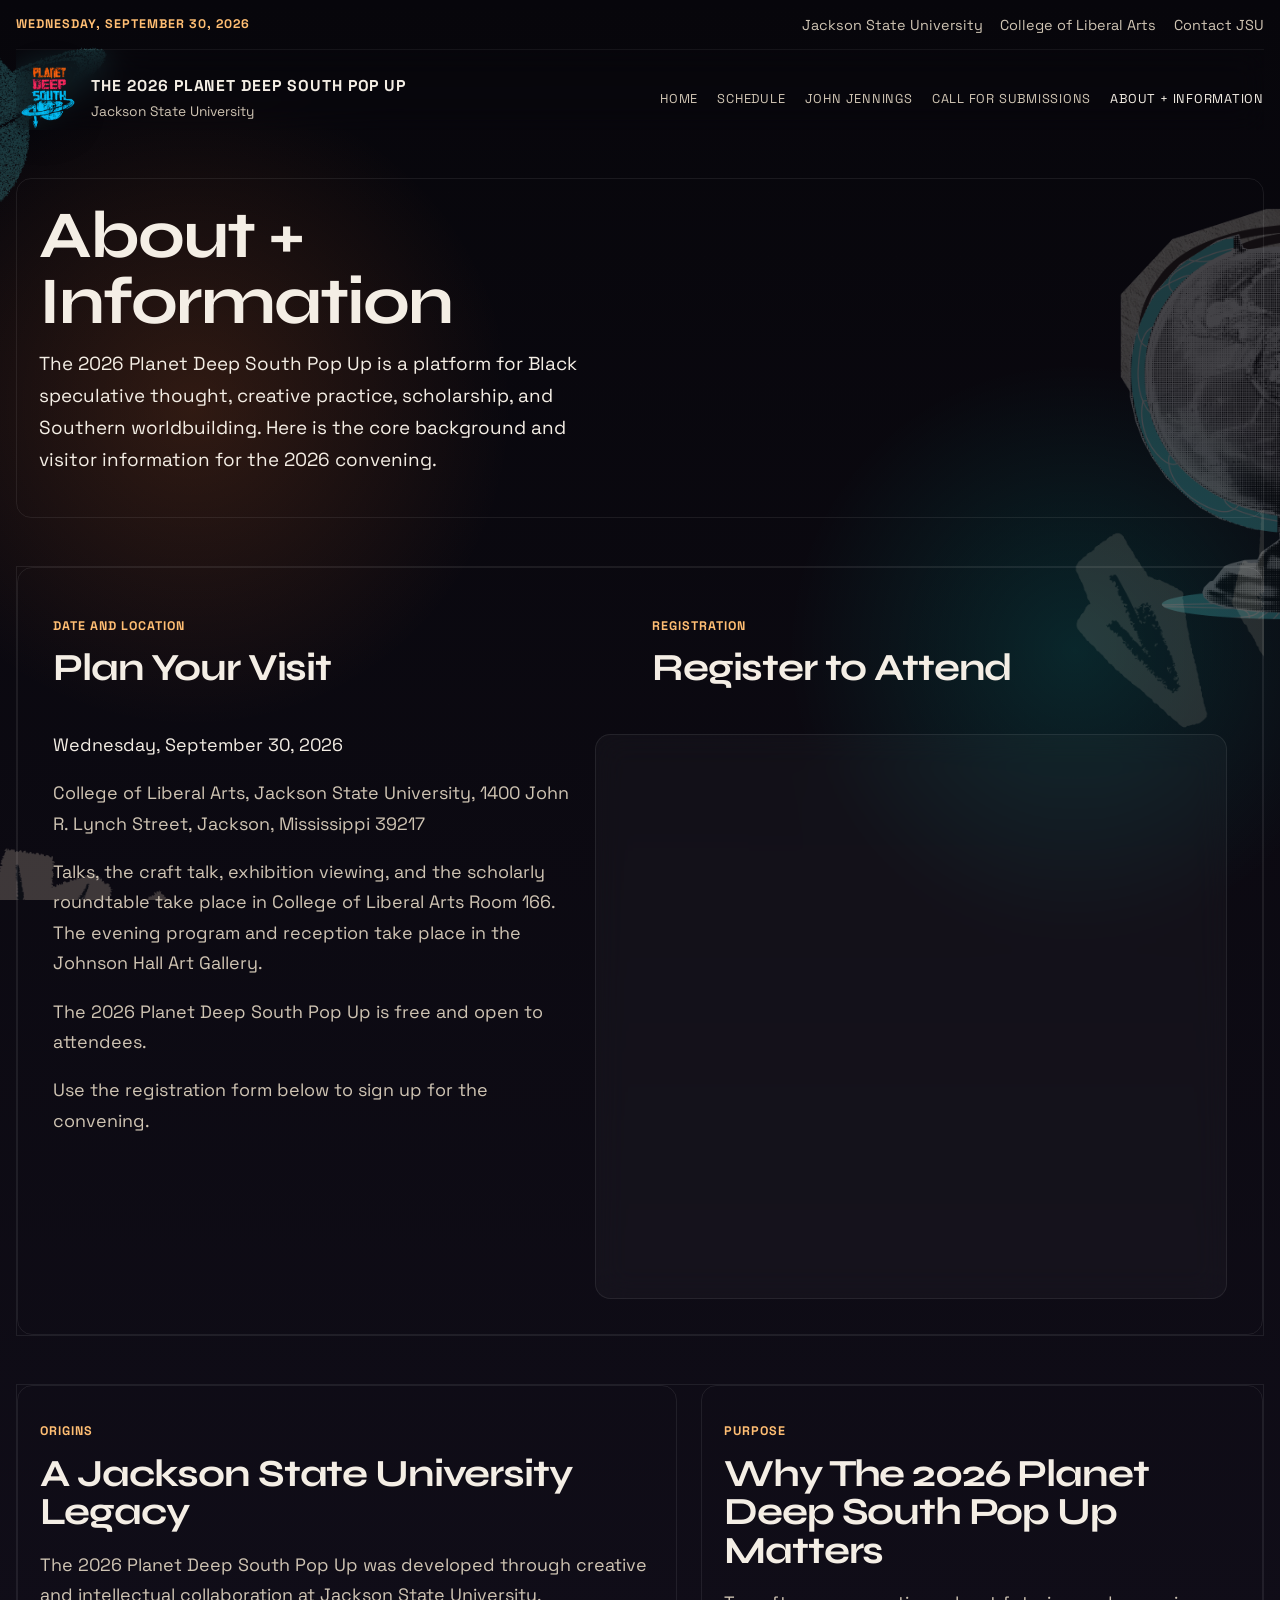
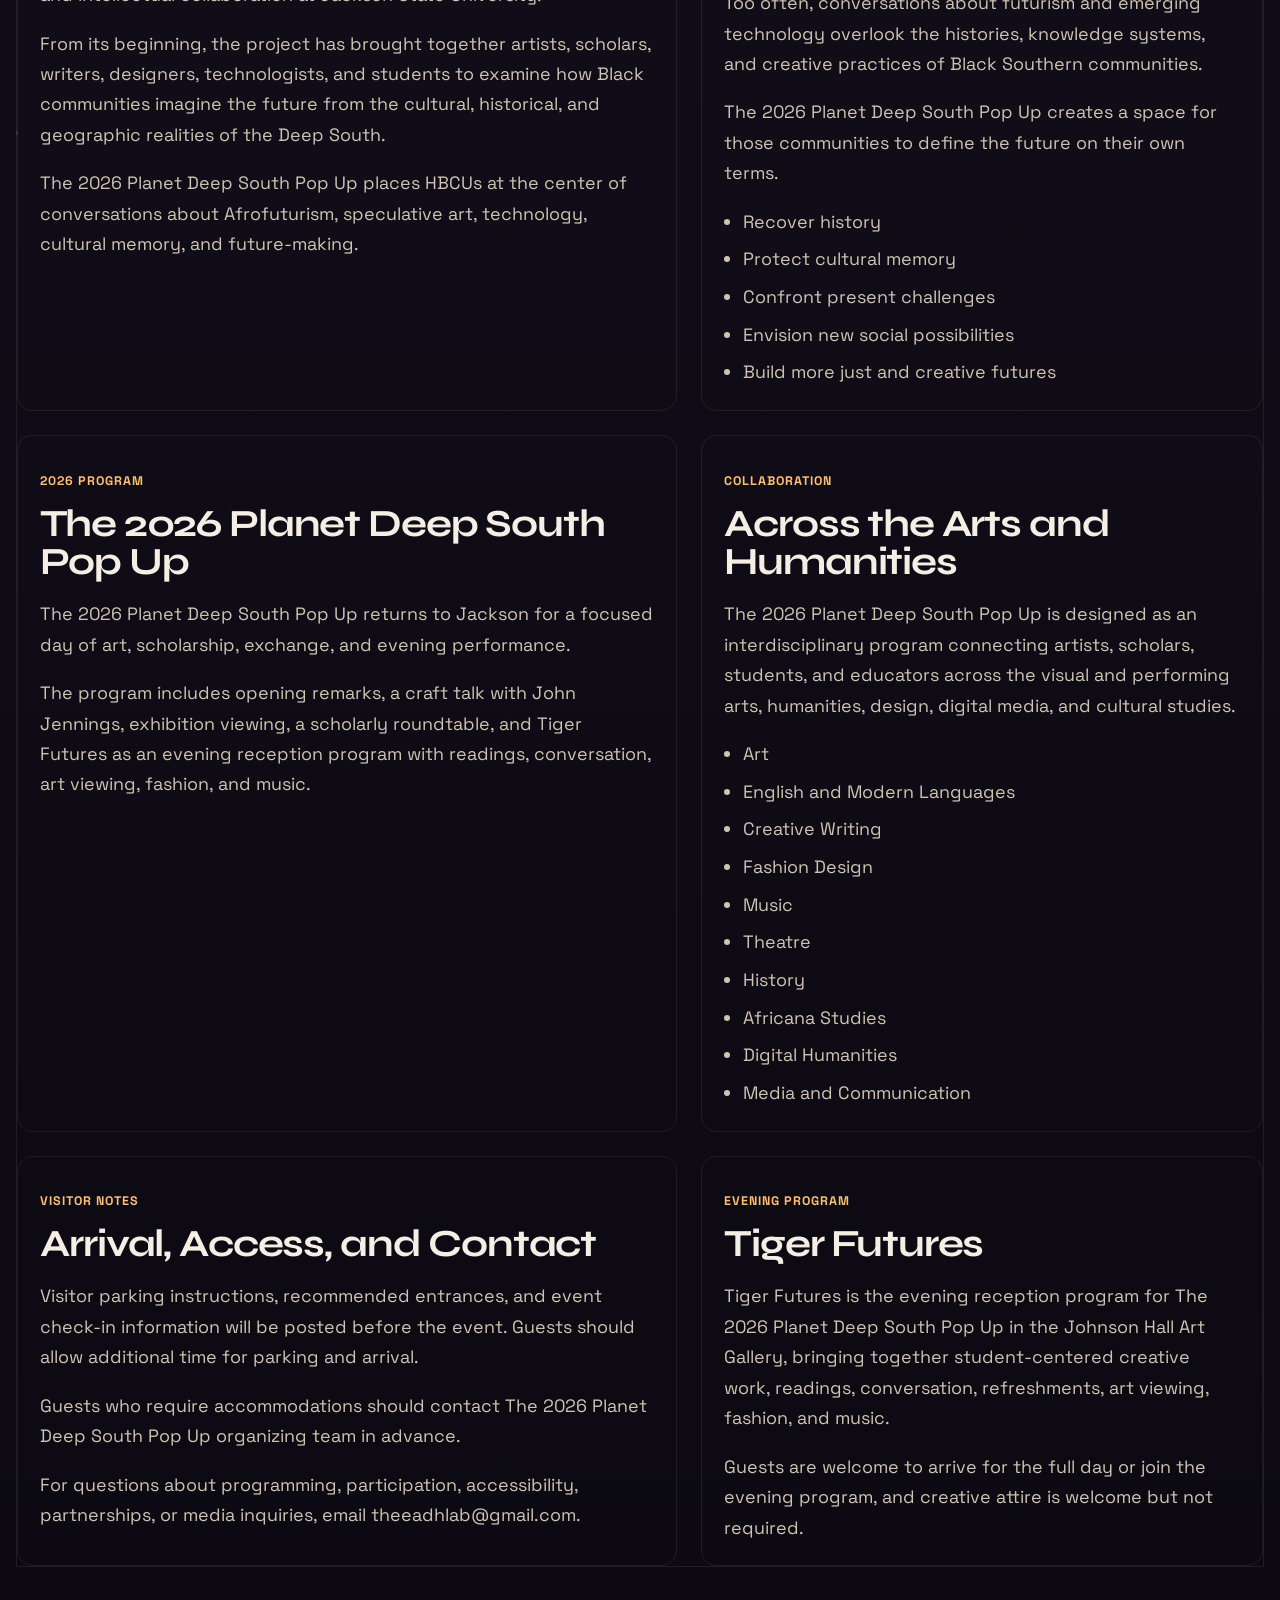
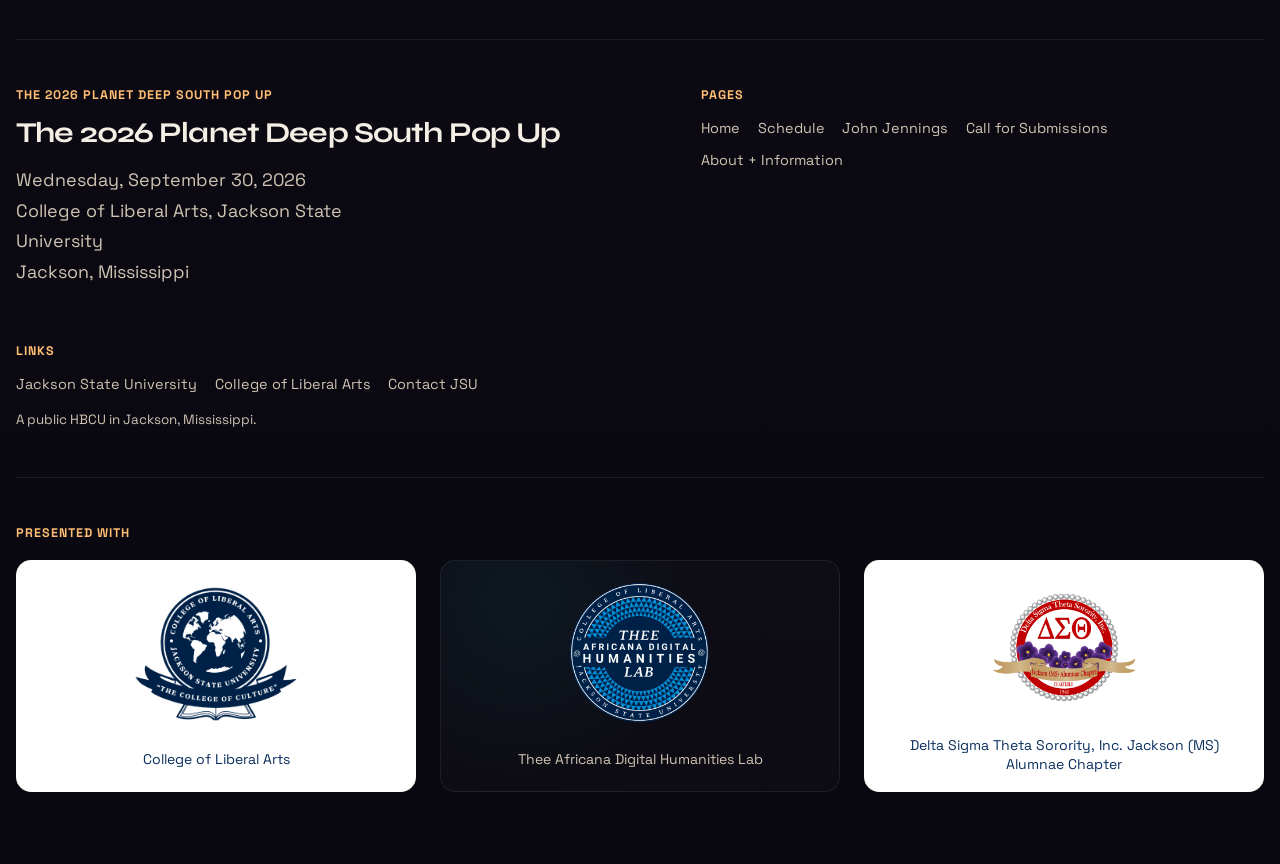
<file: about.html>
<!DOCTYPE html>
<html lang="en">
  <head>
    <meta charset="UTF-8" />
    <meta name="viewport" content="width=device-width, initial-scale=1.0" />
    <title>About + Information | The 2026 Planet Deep South Pop Up</title>
    <meta
      name="description"
      content="About The 2026 Planet Deep South Pop Up plus location, admission, access, and contact details for the 2026 convening."
    />
    <link rel="icon" type="image/svg+xml" href="favicon.svg" />
    <link rel="preconnect" href="https://fonts.googleapis.com" />
    <link rel="preconnect" href="https://fonts.gstatic.com" crossorigin />
    <link
      href="https://fonts.googleapis.com/css2?family=Space+Grotesk:wght@400;500;700&family=Syne:wght@500;700;800&display=swap"
      rel="stylesheet"
    />
    <link rel="stylesheet" href="styles.css" />
  </head>
  <body data-page="about">
    <div class="site-shell">
      <header id="site-header"></header>
      <main id="page-content"></main>
      <footer id="site-footer"></footer>
    </div>
    <script src="site-data.js"></script>
    <script src="app.js"></script>
  </body>
</html>
</file>
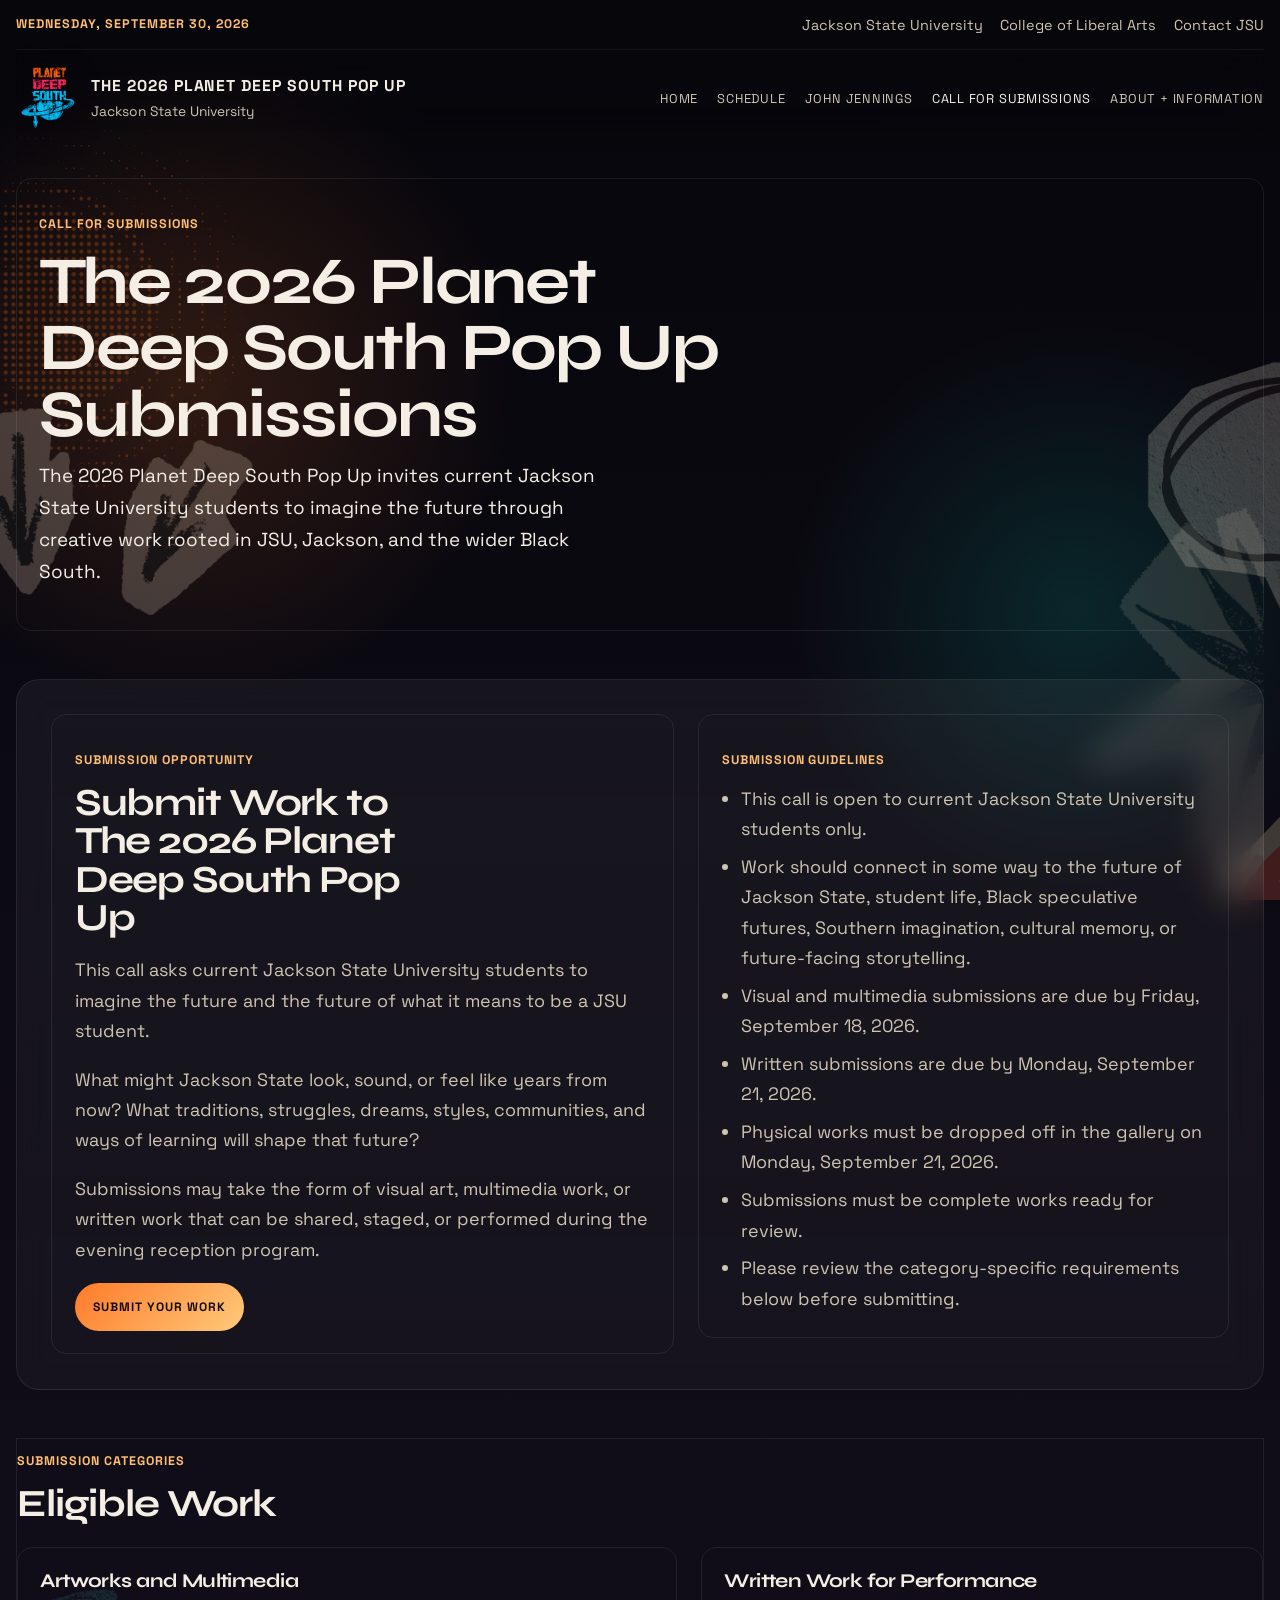
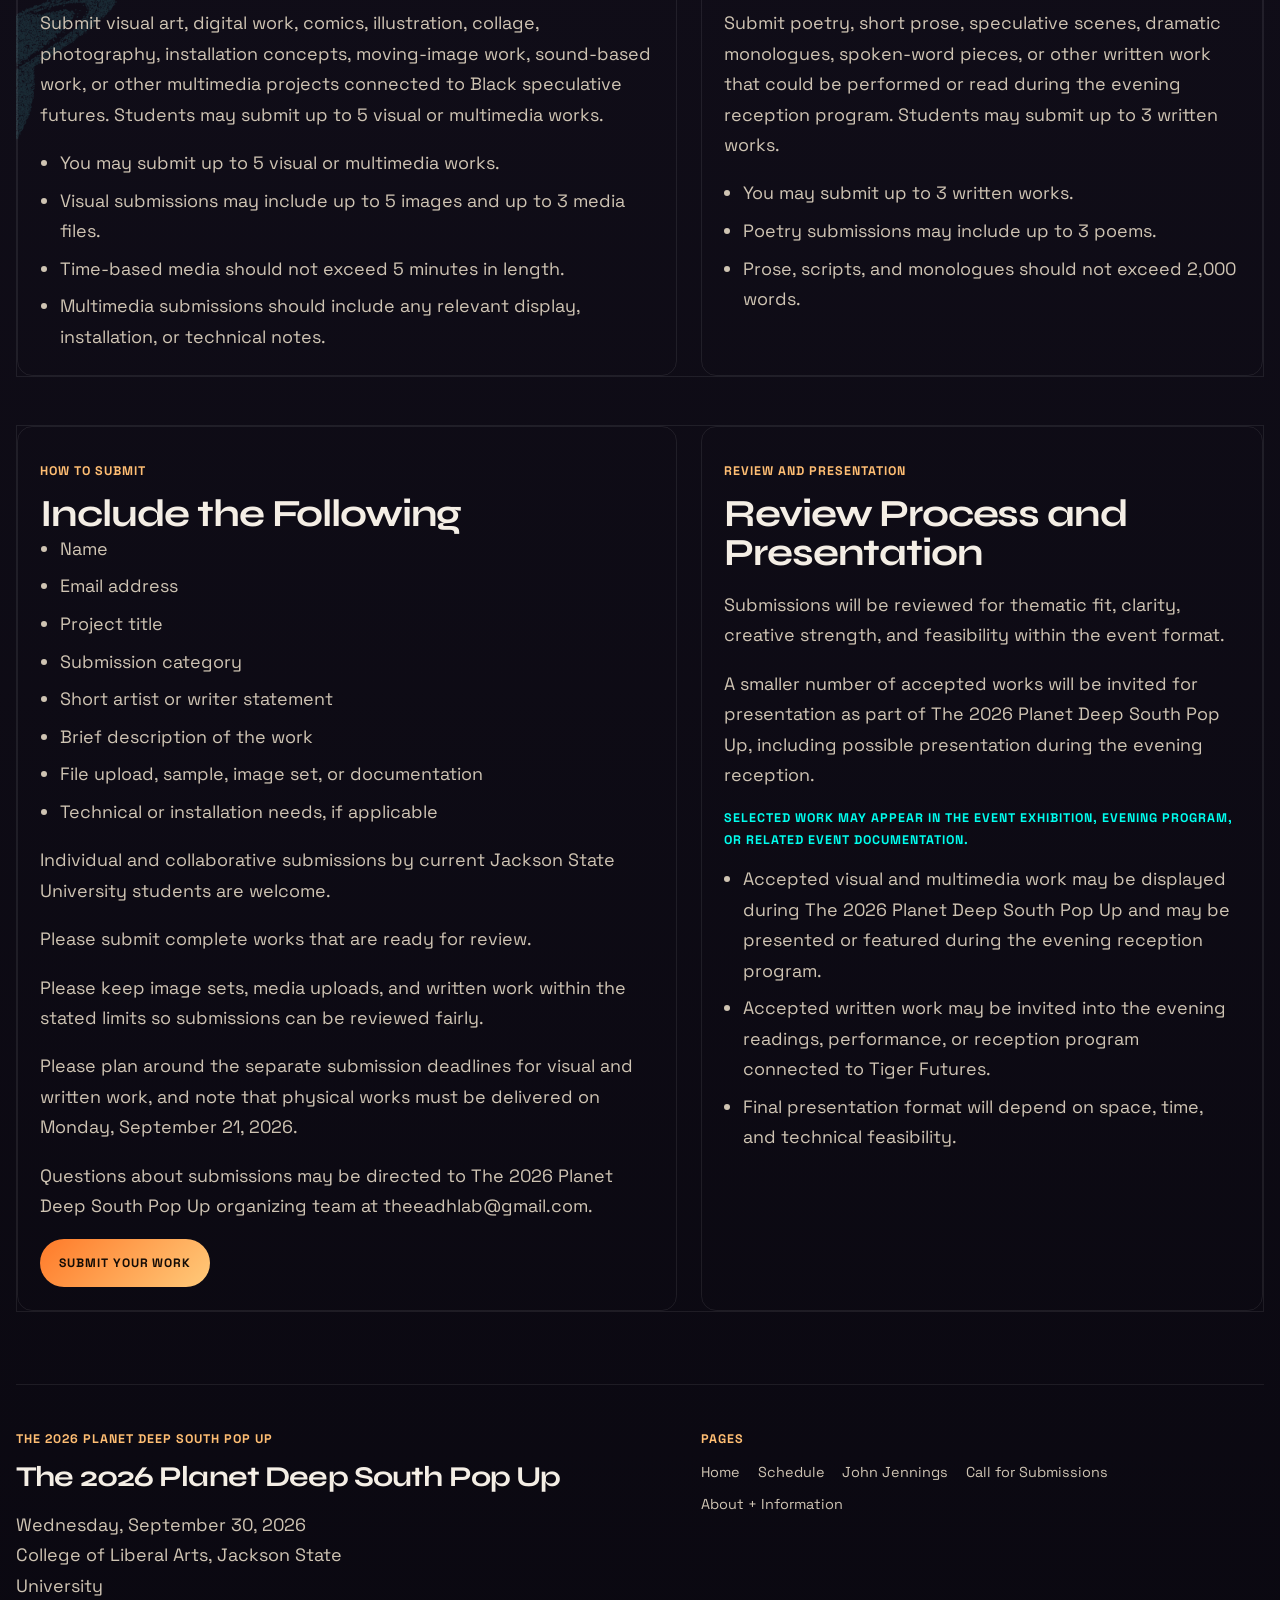
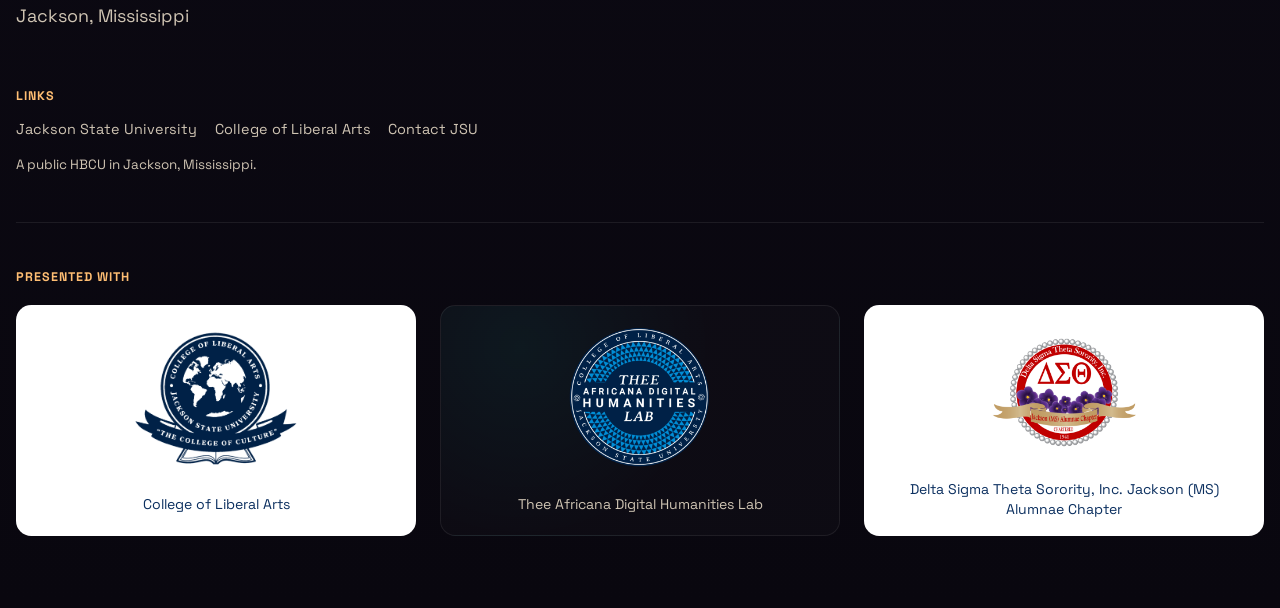
<file: build-your-tiger-world.html>
<!DOCTYPE html>
<html lang="en">
  <head>
    <meta charset="UTF-8" />
    <meta name="viewport" content="width=device-width, initial-scale=1.0" />
    <title>Call for Submissions | The 2026 Planet Deep South Pop Up</title>
    <meta
      name="description"
      content="Student submission details for The 2026 Planet Deep South Pop Up."
    />
    <link rel="icon" type="image/svg+xml" href="favicon.svg" />
    <link rel="preconnect" href="https://fonts.googleapis.com" />
    <link rel="preconnect" href="https://fonts.gstatic.com" crossorigin />
    <link
      href="https://fonts.googleapis.com/css2?family=Space+Grotesk:wght@400;500;700&family=Syne:wght@500;700;800&display=swap"
      rel="stylesheet"
    />
    <link rel="stylesheet" href="styles.css" />
  </head>
  <body data-page="build-your-tiger-world">
    <div class="site-shell">
      <header id="site-header"></header>
      <main id="page-content"></main>
      <footer id="site-footer"></footer>
    </div>
    <script src="site-data.js"></script>
    <script src="app.js"></script>
  </body>
</html>
</file>
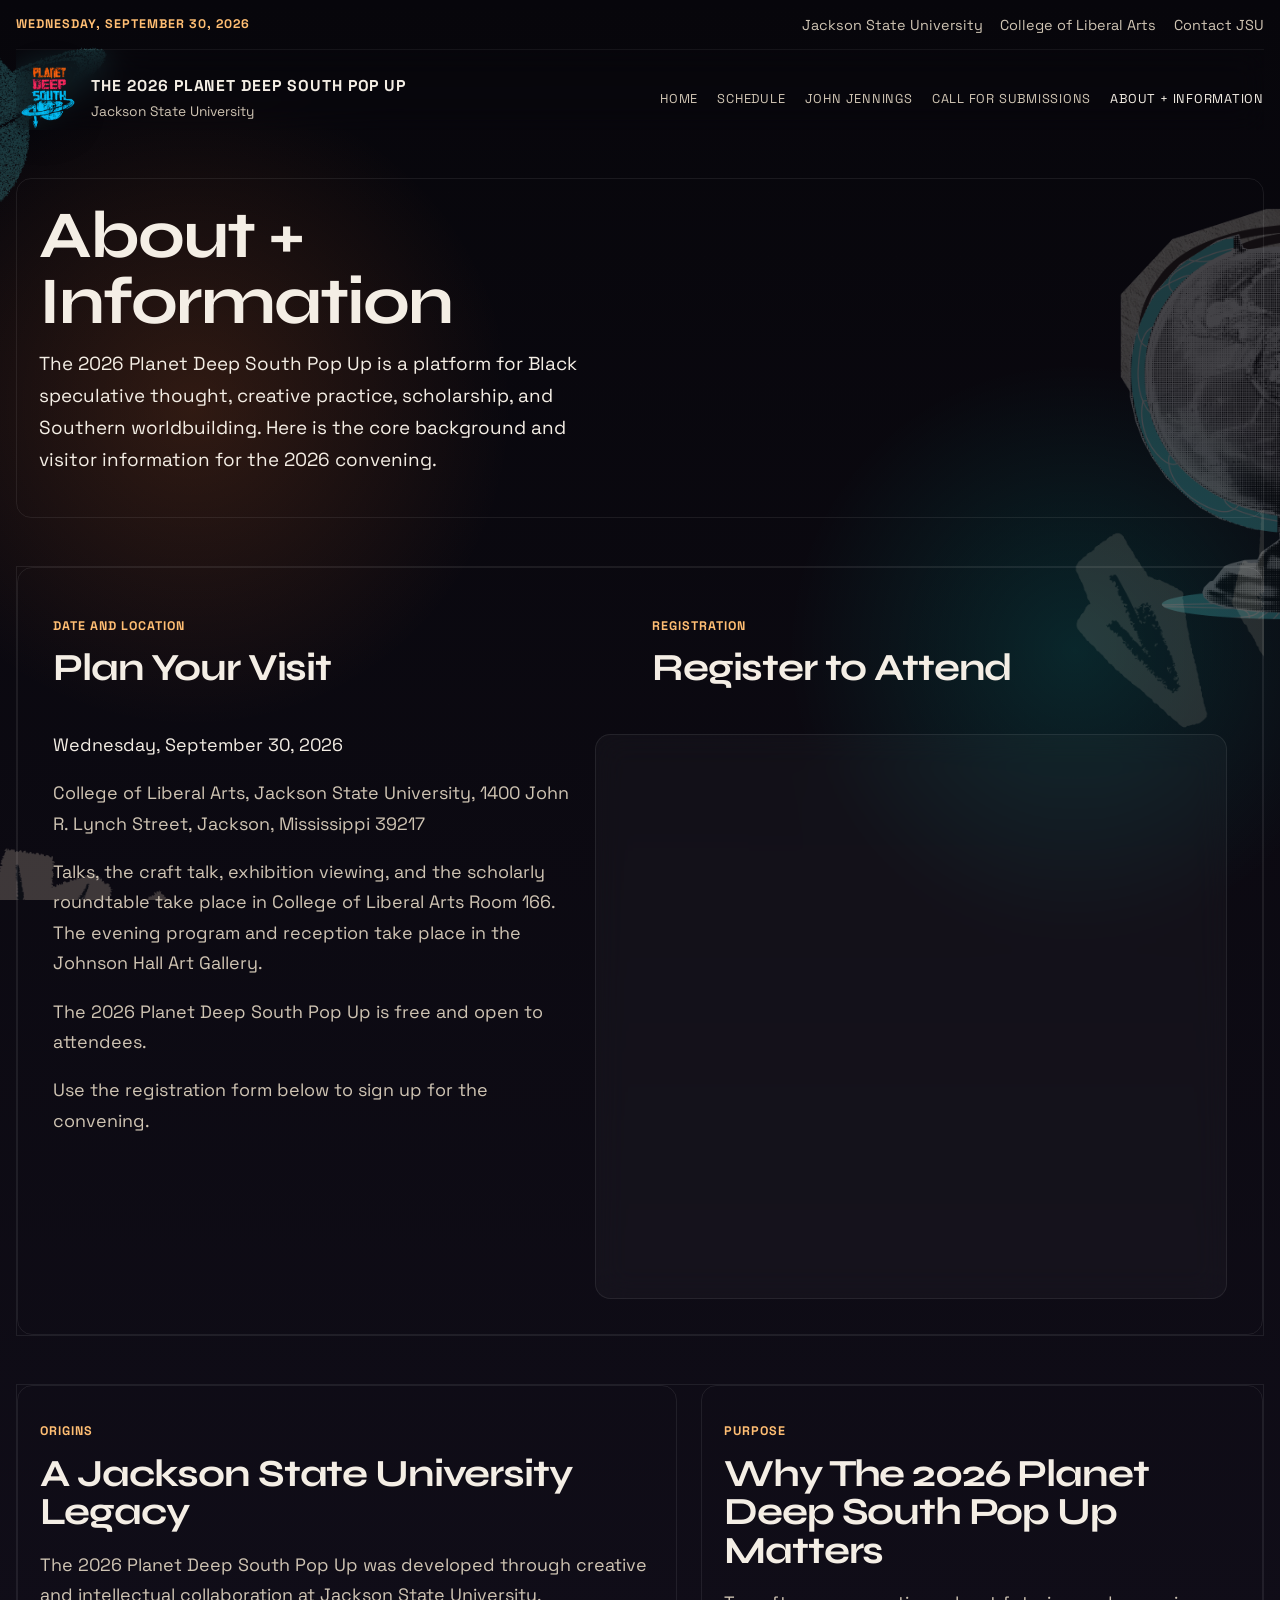
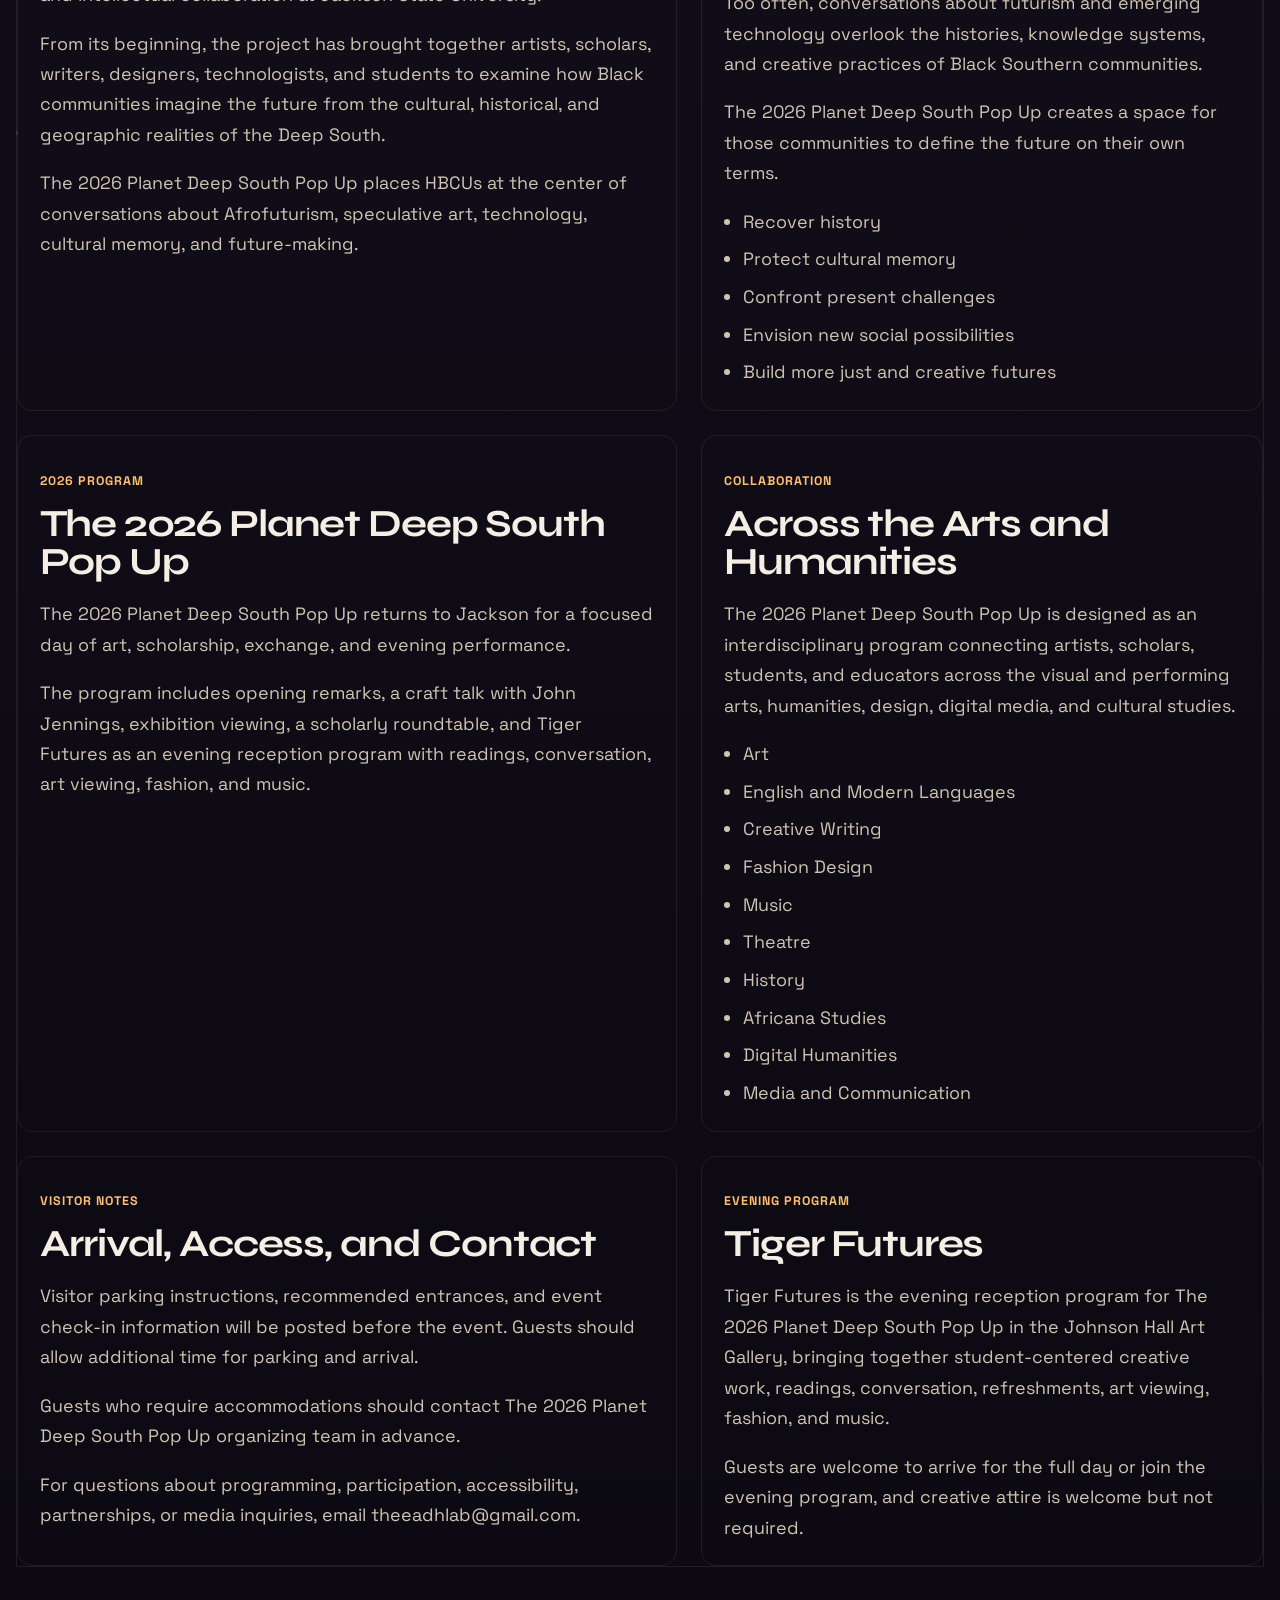
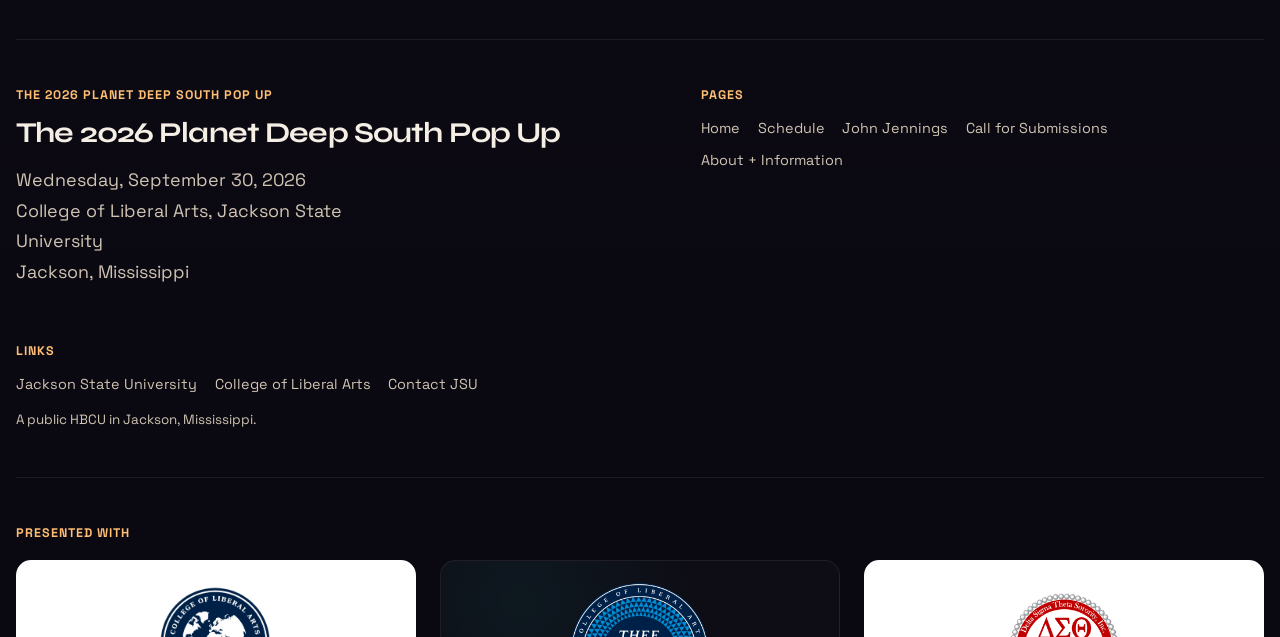
<file: event-information.html>
<!DOCTYPE html>
<html lang="en">
  <head>
    <meta charset="UTF-8" />
    <meta http-equiv="refresh" content="0; url=about.html" />
    <meta name="viewport" content="width=device-width, initial-scale=1.0" />
    <title>Event Information Redirect | The 2026 Planet Deep South Pop Up</title>
    <link rel="canonical" href="about.html" />
  </head>
  <body>
    <p><a href="about.html">Continue to About + Information</a></p>
  </body>
</html>
</file>
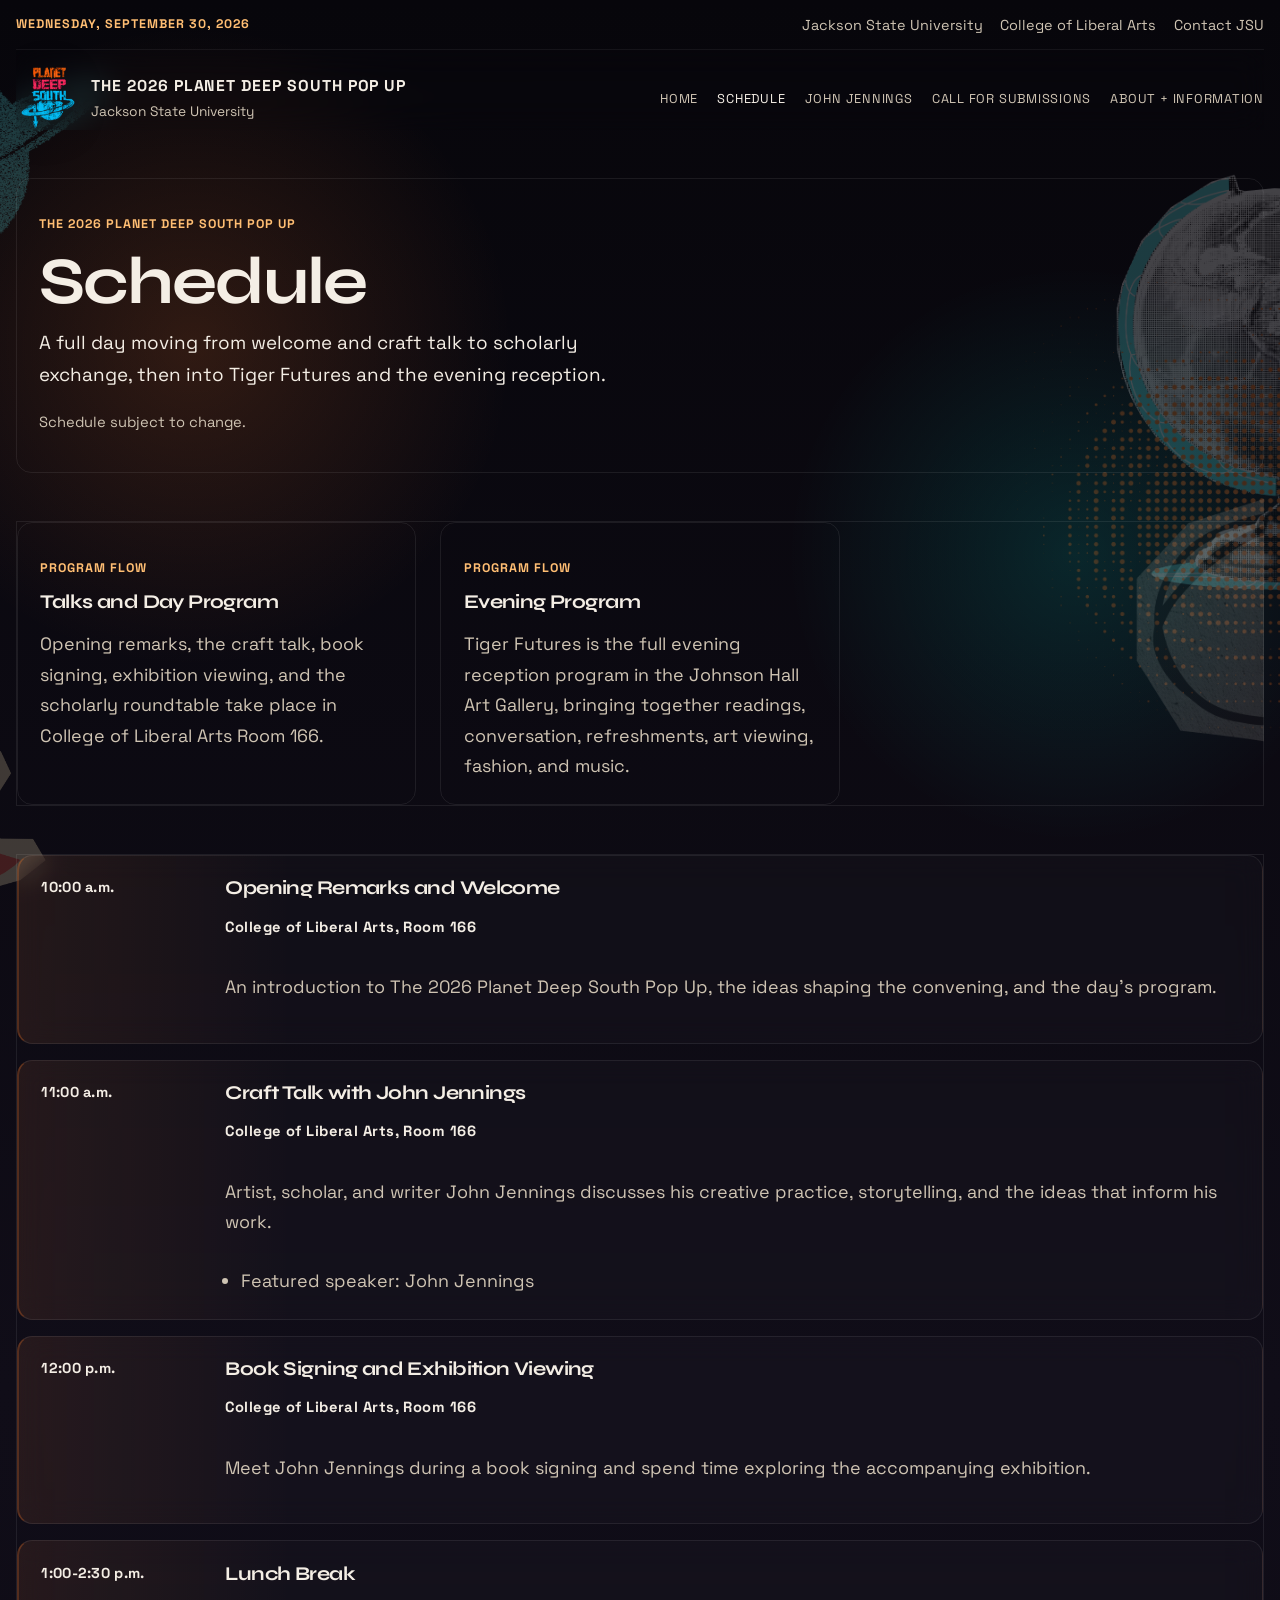
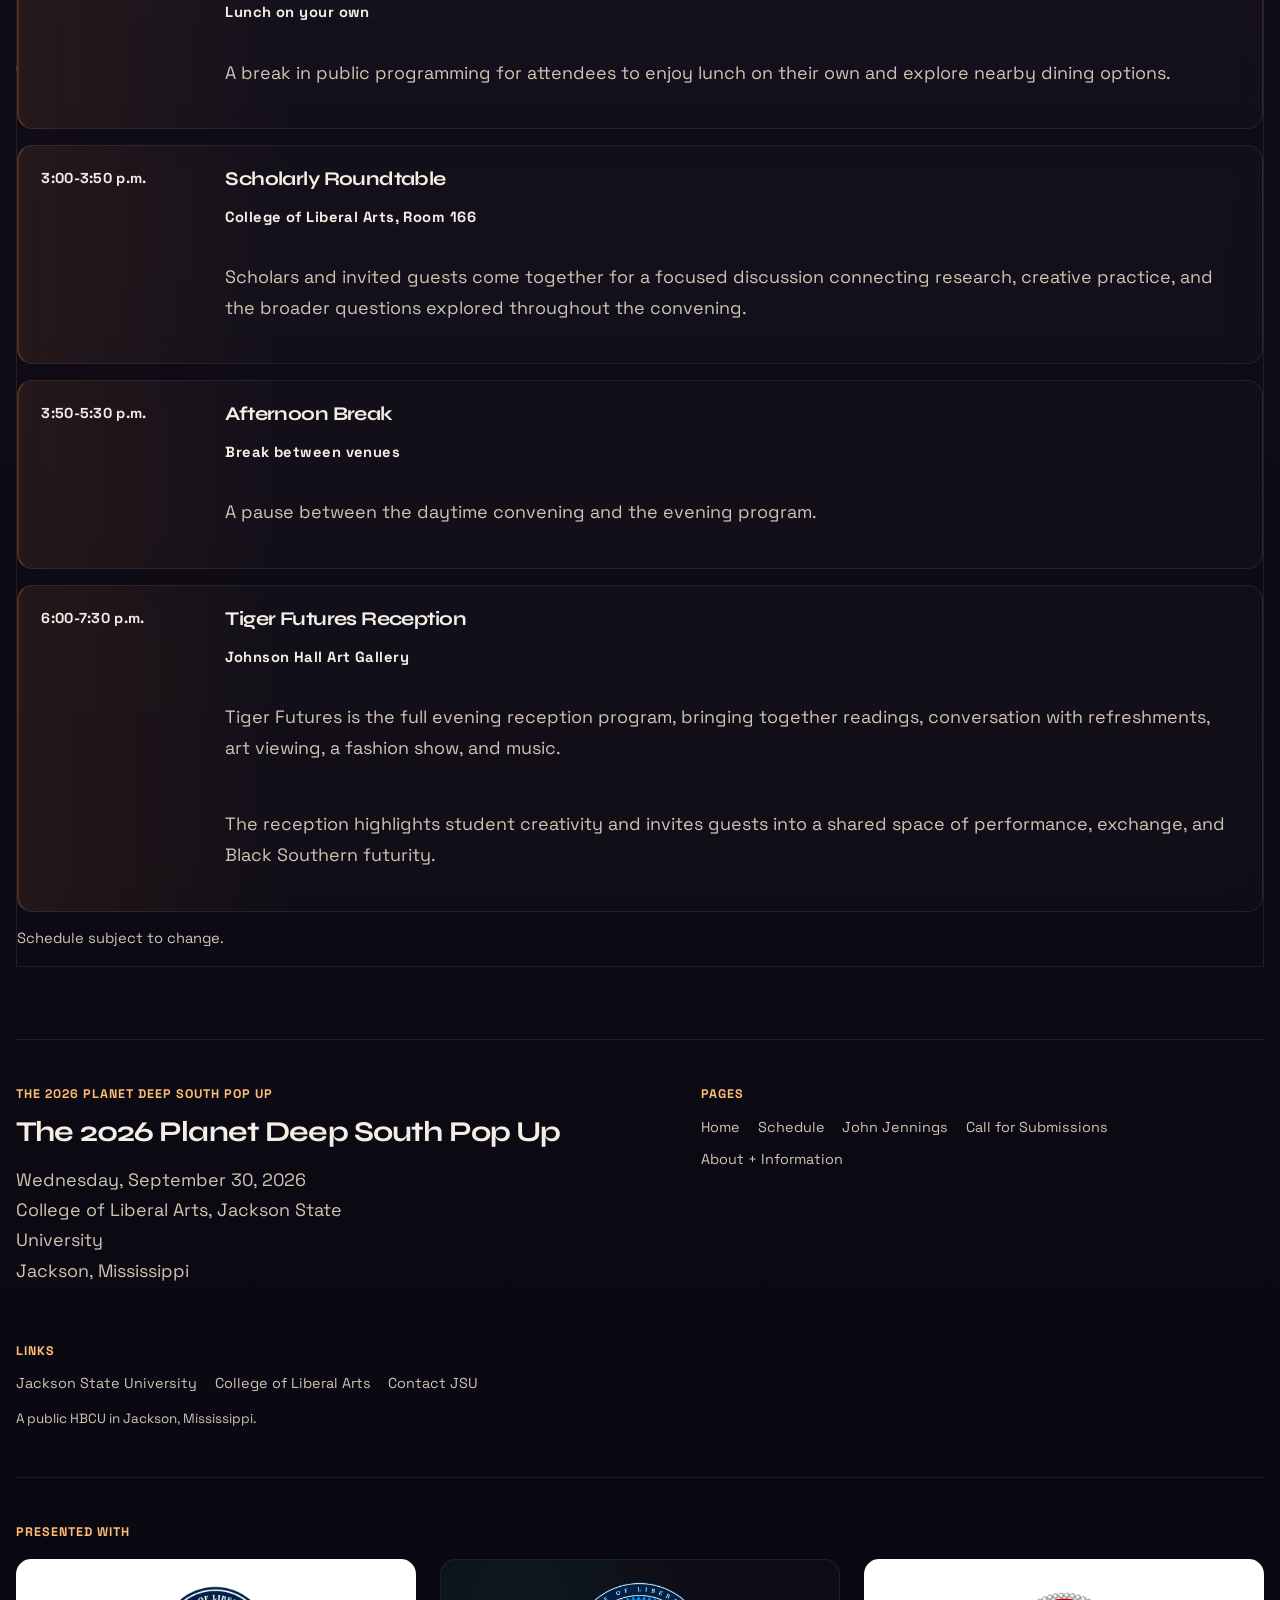
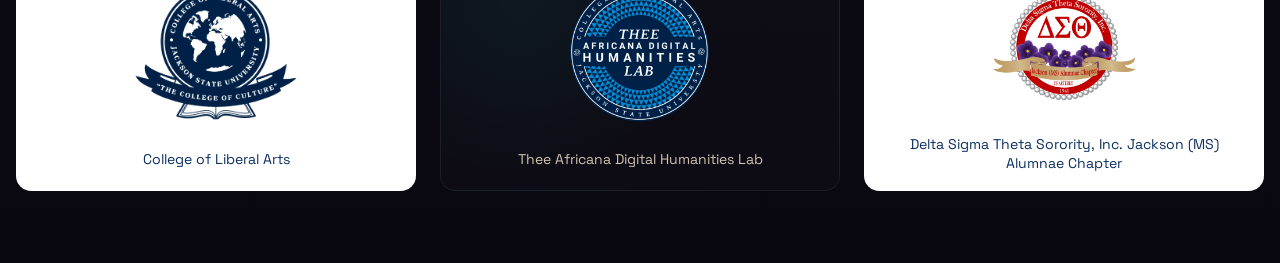
<file: schedule.html>
<!DOCTYPE html>
<html lang="en">
  <head>
    <meta charset="UTF-8" />
    <meta name="viewport" content="width=device-width, initial-scale=1.0" />
    <title>Schedule | The 2026 Planet Deep South Pop Up</title>
    <meta
      name="description"
      content="Schedule for The 2026 Planet Deep South Pop Up at Jackson State University."
    />
    <link rel="icon" type="image/svg+xml" href="favicon.svg" />
    <link rel="preconnect" href="https://fonts.googleapis.com" />
    <link rel="preconnect" href="https://fonts.gstatic.com" crossorigin />
    <link
      href="https://fonts.googleapis.com/css2?family=Space+Grotesk:wght@400;500;700&family=Syne:wght@500;700;800&display=swap"
      rel="stylesheet"
    />
    <link rel="stylesheet" href="styles.css" />
  </head>
  <body data-page="schedule">
    <div class="site-shell">
      <header id="site-header"></header>
      <main id="page-content"></main>
      <footer id="site-footer"></footer>
    </div>
    <script src="site-data.js"></script>
    <script src="app.js"></script>
  </body>
</html>
</file>
<file: styles.css>
:root {
  --bg: #08070d;
  --bg-alt: #13101d;
  --panel: rgba(19, 18, 30, 0.9);
  --panel-soft: rgba(9, 8, 16, 0.16);
  --line: rgba(255, 255, 255, 0.08);
  --line-strong: rgba(255, 255, 255, 0.16);
  --text: #f4eee5;
  --muted: #cfc4b3;
  --accent: #ff7a29;
  --accent-soft: #ffbe73;
  --cyan: #00ffef;
  --magenta: #ff3f95;
  --max-width: 1320px;
  --radius-lg: 1.45rem;
  --radius-md: 0.95rem;
  --space-1: 0.75rem;
  --space-2: 1rem;
  --space-3: 1.5rem;
  --space-4: 2rem;
  --space-5: 3rem;
  --space-6: 4.5rem;
  --shadow: 0 14px 36px rgba(0, 0, 0, 0.2);
  --measure: 68ch;
}

* {
  box-sizing: border-box;
}

html {
  scroll-behavior: smooth;
  overflow-x: clip;
}

body {
  margin: 0;
  min-width: 320px;
  overflow-x: clip;
  font-family: "Space Grotesk", sans-serif;
  color: var(--text);
  background:
    radial-gradient(circle at 15% 10%, rgba(255, 122, 41, 0.16), transparent 20rem),
    radial-gradient(circle at 84% 16%, rgba(0, 255, 239, 0.12), transparent 18rem),
    linear-gradient(180deg, #07060b 0%, #100d18 40%, #09070f 100%);
}

body::before {
  content: "";
  position: fixed;
  inset: 0;
  pointer-events: none;
  opacity: 0.14;
  background-image:
    linear-gradient(rgba(255, 255, 255, 0.03) 1px, transparent 1px),
    linear-gradient(90deg, rgba(255, 255, 255, 0.03) 1px, transparent 1px);
  background-size: 4rem 4rem;
  mask-image: radial-gradient(circle at center, black 42%, transparent 100%);
}

body::after {
  content: "";
  position: fixed;
  inset: 0;
  pointer-events: none;
  opacity: 0.24;
  background-image:
    url("assets/decor-lightning-coral.png"),
    url("assets/decor-speech-bubble-texture.png"),
    url("assets/decor-branch-triptych.png"),
    url("assets/decor-planet-pastel.png");
  background-repeat: no-repeat;
  background-position:
    left -10rem top 24rem,
    right -14rem top 58rem,
    right -16rem top 122rem,
    left -14rem bottom 22rem;
  background-size:
    24rem auto,
    30rem auto,
    26rem auto,
    28rem auto;
}

body[data-page="home"]::after {
  background-image:
    url("assets/decor-lightning-coral.png"),
    url("assets/decor-speech-bubble-texture.png"),
    url("assets/decor-branch-triptych.png"),
    url("assets/decor-planet-pastel.png");
  background-position:
    left -10rem top 24rem,
    right -14rem top 58rem,
    right -16rem top 122rem,
    left -14rem bottom 22rem;
  background-size:
    24rem auto,
    30rem auto,
    26rem auto,
    28rem auto;
}

body[data-page="schedule"]::after {
  background-image:
    url("assets/decor-dots-orange.png"),
    url("assets/decor-lightning-coral.png"),
    url("assets/decor-globe.png"),
    url("assets/decor-planet-cyan.png");
  background-position:
    right -12rem top 16rem,
    left -10rem top 46rem,
    right -15rem bottom 18rem,
    left -14rem bottom 34rem;
  background-size:
    30rem auto,
    18rem auto,
    28rem auto,
    24rem auto;
}

body[data-page="john-jennings"]::after {
  background-image:
    url("assets/decor-starburst.png"),
    url("assets/decor-speech-bubble-texture.png"),
    url("assets/decor-planet-pastel.png"),
    url("assets/decor-branch-triptych.png");
  background-position:
    left -12rem top 18rem,
    right -16rem top 54rem,
    right -12rem bottom 24rem,
    left -15rem bottom 52rem;
  background-size:
    28rem auto,
    28rem auto,
    26rem auto,
    24rem auto;
}

body[data-page="build-your-tiger-world"]::after {
  background-image:
    url("assets/decor-branch-triptych.png"),
    url("assets/decor-lightning-coral.png"),
    url("assets/decor-dots-orange.png"),
    url("assets/decor-speech-bubble-texture.png");
  background-position:
    left -12rem top 20rem,
    right -12rem top 48rem,
    left -10rem bottom 24rem,
    right -14rem bottom 12rem;
  background-size:
    28rem auto,
    20rem auto,
    26rem auto,
    24rem auto;
}

body[data-page="about"]::after {
  background-image:
    url("assets/decor-globe.png"),
    url("assets/decor-starburst.png"),
    url("assets/decor-speech-bubble-texture.png"),
    url("assets/decor-planet-cyan.png");
  background-position:
    right -14rem top 14rem,
    left -12rem top 52rem,
    right -16rem bottom 18rem,
    left -14rem bottom 36rem;
  background-size:
    26rem auto,
    26rem auto,
    28rem auto,
    24rem auto;
}

.site-shell {
  width: min(calc(100% - 2rem), var(--max-width));
  margin: 0 auto;
  padding-bottom: var(--space-6);
  position: relative;
  overflow-x: clip;
  z-index: 1;
}

.site-shell::before,
.site-shell::after {
  content: "";
  position: absolute;
  pointer-events: none;
  background-repeat: no-repeat;
  background-position: center;
  background-size: contain;
  opacity: 0.14;
  z-index: -1;
}

.site-shell::before {
  width: 34rem;
  height: 34rem;
  top: 36rem;
  right: -17rem;
  background-image: url("assets/decor-dots-orange.png");
}

.site-shell::after {
  width: 30rem;
  height: 30rem;
  top: 88rem;
  left: -15rem;
  background-image: url("assets/decor-starburst.png");
}

body[data-page="schedule"] .site-shell::before {
  top: 28rem;
  right: -18rem;
  background-image: url("assets/decor-speech-bubble-texture.png");
  width: 28rem;
  height: 28rem;
}

body[data-page="schedule"] .site-shell::after {
  top: 94rem;
  left: -17rem;
  background-image: url("assets/decor-lightning-coral.png");
  width: 24rem;
  height: 24rem;
}

body[data-page="john-jennings"] .site-shell::before {
  top: 34rem;
  right: -18rem;
  background-image: url("assets/decor-planet-pastel.png");
  width: 28rem;
  height: 28rem;
}

body[data-page="john-jennings"] .site-shell::after {
  top: 86rem;
  left: -14rem;
  background-image: url("assets/decor-dots-orange.png");
  width: 26rem;
  height: 26rem;
}

body[data-page="build-your-tiger-world"] .site-shell::before {
  top: 30rem;
  right: -16rem;
  background-image: url("assets/decor-starburst.png");
  width: 28rem;
  height: 28rem;
}

body[data-page="build-your-tiger-world"] .site-shell::after {
  top: 92rem;
  left: -16rem;
  background-image: url("assets/decor-planet-cyan.png");
  width: 26rem;
  height: 26rem;
}

body[data-page="about"] .site-shell::before {
  top: 26rem;
  right: -16rem;
  background-image: url("assets/decor-branch-triptych.png");
  width: 28rem;
  height: 28rem;
}

body[data-page="about"] .site-shell::after {
  top: 98rem;
  left: -17rem;
  background-image: url("assets/decor-lightning-coral.png");
  width: 24rem;
  height: 24rem;
}

a {
  color: inherit;
}

img {
  max-width: 100%;
}

h1,
h2,
h3 {
  margin: 0;
  font-family: "Syne", sans-serif;
  letter-spacing: -0.03em;
  line-height: 1;
}

h1 {
  font-size: clamp(2.7rem, 5.2vw, 4.85rem);
}

h2 {
  font-size: clamp(1.8rem, 3vw, 2.95rem);
}

h3 {
  font-size: 1.22rem;
}

p,
li,
span {
  line-height: 1.7;
}

p,
li {
  color: var(--muted);
  font-size: 1.12rem;
}

ul {
  margin: 0;
  padding-left: 1.2rem;
}

li + li {
  margin-top: 0.45rem;
}

section[id] {
  scroll-margin-top: 7rem;
}

.eyebrow,
.footer-heading,
.topbar-label,
.hero-meta span,
.detail-kicker {
  font-size: 0.78rem;
  letter-spacing: 0.08em;
  text-transform: uppercase;
}

.eyebrow,
.footer-heading,
.topbar-label,
.hero-meta span {
  color: var(--accent-soft);
  font-weight: 700;
}

.topbar {
  padding-top: 0.9rem;
}

.topbar-inner {
  display: flex;
  align-items: center;
  justify-content: space-between;
  gap: var(--space-2);
  padding-bottom: 0.85rem;
  border-bottom: 1px solid rgba(255, 255, 255, 0.06);
}

.topbar-links,
.footer-links {
  display: flex;
  flex-wrap: wrap;
  gap: 0.9rem 1.1rem;
}

.topbar-links a,
.footer-links a,
.text-link {
  color: var(--muted);
  font-size: 0.9rem;
  text-decoration: none;
}

.topbar-links a:hover,
.topbar-links a:focus-visible,
.footer-links a:hover,
.footer-links a:focus-visible,
.text-link:hover,
.text-link:focus-visible {
  color: var(--cyan);
}

.header-bar {
  position: sticky;
  top: 0;
  z-index: 20;
  display: flex;
  align-items: center;
  justify-content: space-between;
  gap: var(--space-3);
  padding: 1rem 0 0;
  backdrop-filter: blur(16px);
}

.brand {
  display: inline-flex;
  align-items: center;
  gap: 0.7rem;
  text-decoration: none;
}

.brand-logo {
  display: block;
  width: 4rem;
  height: 4rem;
  object-fit: contain;
  filter: drop-shadow(0 8px 18px rgba(0, 0, 0, 0.28));
}

.brand-copy {
  display: grid;
  gap: 0.08rem;
}

.brand-copy strong {
  font-size: 0.98rem;
  letter-spacing: 0.06em;
  text-transform: uppercase;
}

.brand-copy span {
  color: var(--muted);
  font-size: 0.86rem;
}

.site-nav {
  display: flex;
  align-items: center;
  justify-content: end;
  gap: 0.9rem 1.2rem;
  flex-wrap: nowrap;
}

.site-nav a {
  color: var(--muted);
  text-decoration: none;
  font-size: 0.8rem;
  letter-spacing: 0.06em;
  text-transform: uppercase;
  white-space: nowrap;
}

.site-nav a[aria-current="page"] {
  color: var(--text);
}

.site-nav a:hover,
.site-nav a:focus-visible {
  color: var(--cyan);
}

.menu-toggle {
  display: none;
  border: 1px solid var(--line);
  border-radius: 999px;
  padding: 0.8rem 1rem;
  background: rgba(255, 255, 255, 0.03);
  color: var(--text);
  font: inherit;
}

.menu-toggle:hover,
.menu-toggle:focus-visible {
  border-color: rgba(0, 255, 239, 0.45);
  box-shadow: 0 0 0 1px rgba(0, 255, 239, 0.12);
}

.page-intro,
.content-section,
.hero-copy,
.hero-banner,
.feature-panel,
.spotlight-panel,
.section-frame,
.pull-quote,
.list-panel,
.info-card,
.timeline-item,
.closing-banner {
  border: 1px solid var(--line);
}

.page-intro,
.content-section > .section-prose,
.content-section > .feature-grid,
.content-section > .card-grid,
.editorial-split,
.feature-band,
.closing-banner,
.section-frame,
.info-card,
.timeline-item,
.feature-panel,
.spotlight-panel,
.list-panel,
.pull-quote {
  position: relative;
  isolation: isolate;
}

.page-intro,
.content-section {
  margin-top: var(--space-5);
}

.page-intro {
  padding: clamp(1.6rem, 3.2vw, 2.2rem);
  border-radius: var(--radius-lg);
  background:
    linear-gradient(140deg, rgba(255, 255, 255, 0.025), rgba(255, 255, 255, 0.01)),
    var(--panel);
  overflow: hidden;
}

.lede {
  max-width: 36rem;
  margin-top: 0.8rem;
  font-size: 1.18rem;
  color: var(--text);
}

.lede-small {
  max-width: var(--measure);
  font-size: 1.14rem;
  color: var(--text);
}

.microcopy {
  margin-top: 0.9rem;
  font-size: 0.92rem;
}

.hero {
  display: grid;
  grid-template-columns: 1fr;
  gap: var(--space-3);
  margin-top: 0;
  overflow-x: clip;
}

.hero-banner,
.hero-copy {
  overflow: hidden;
  background: var(--panel);
}

.hero-banner {
  position: relative;
  width: 100dvw;
  min-height: 82vh;
  max-width: 100dvw;
  margin-left: calc(50% - 50dvw);
  margin-right: calc(50% - 50dvw);
  margin-top: 0;
  background: #050507;
  border: 0;
  border-radius: 0;
  box-shadow: none;
}

.hero-banner img {
  display: block;
  width: 100%;
  height: 100%;
  object-fit: cover;
  object-position: center 30%;
}

.hero-copy {
  display: grid;
  align-content: start;
  gap: 1.15rem;
  padding: clamp(1.55rem, 3vw, 2.4rem);
  margin-top: calc(var(--space-4) * -1);
  position: relative;
  z-index: 2;
  background:
    radial-gradient(circle at 85% 10%, rgba(0, 255, 239, 0.06), transparent 18rem),
    radial-gradient(circle at 15% 15%, rgba(255, 122, 41, 0.1), transparent 20rem),
    var(--panel);
}

.hero-copy h1 {
  max-width: 11ch;
}

.hero-meta {
  display: grid;
  grid-template-columns: repeat(2, minmax(0, 1fr));
  gap: var(--space-2);
}

.hero-meta div {
  padding: 0.9rem 1rem;
  border-radius: 0.9rem;
  background: rgba(255, 255, 255, 0.025);
  border: 1px solid rgba(255, 255, 255, 0.04);
}

.hero-meta strong {
  display: block;
  margin-top: 0.25rem;
  color: var(--text);
  font-size: 0.97rem;
}

.button-row {
  display: flex;
  flex-wrap: wrap;
  gap: var(--space-2);
}

.button {
  display: inline-flex;
  align-items: center;
  justify-content: center;
  min-height: 3rem;
  padding: 0.82rem 1.15rem;
  border-radius: 999px;
  font-size: 0.76rem;
  font-weight: 700;
  letter-spacing: 0.08em;
  text-decoration: none;
  text-transform: uppercase;
}

.button-primary {
  color: #140c06;
  background: linear-gradient(135deg, var(--accent), #ffca7a);
}

.button-hero-signup {
  min-height: 3.6rem;
  padding: 1rem 1.6rem;
  font-size: 0.88rem;
  letter-spacing: 0.1em;
  box-shadow: 0 14px 30px rgba(255, 122, 41, 0.22);
}

.button-hero-signup:hover,
.button-hero-signup:focus-visible {
  transform: translateY(-1px);
  box-shadow: 0 18px 36px rgba(255, 122, 41, 0.28);
}

.button-secondary {
  border: 1px solid rgba(0, 255, 239, 0.22);
  background: rgba(255, 255, 255, 0.03);
}

.button-secondary:hover,
.button-secondary:focus-visible {
  color: var(--cyan);
  border-color: rgba(0, 255, 239, 0.5);
}

.chip-row {
  display: flex;
  flex-wrap: wrap;
  gap: 0.7rem;
}

.chip {
  padding: 0.5rem 0.8rem;
  border: 1px solid rgba(255, 255, 255, 0.08);
  border-radius: 999px;
  background: rgba(255, 255, 255, 0.03);
  color: var(--text);
  font-size: 0.8rem;
}

.section-heading {
  margin-bottom: var(--space-3);
}

.section-heading h2,
.page-intro h1,
.content-section > .section-heading h2,
.feature-band h2,
.editorial-split h2,
.closing-banner h2 {
  max-width: 14ch;
}

.section-heading-split {
  display: grid;
  grid-template-columns: minmax(0, 1.25fr) minmax(280px, 0.75fr);
  gap: var(--space-3);
  align-items: start;
}

.editorial-split,
.feature-band {
  padding: clamp(1.5rem, 3vw, 2.15rem);
  border-radius: var(--radius-lg);
  background:
    linear-gradient(180deg, rgba(255, 255, 255, 0.03), rgba(255, 255, 255, 0.01)),
    rgba(255, 255, 255, 0.02);
  backdrop-filter: blur(16px);
}

.editorial-columns,
.feature-grid,
.card-grid-two,
.footer-grid {
  display: grid;
  grid-template-columns: minmax(0, 1.08fr) minmax(0, 0.92fr);
  gap: var(--space-3);
}

.editorial-columns-single {
  grid-template-columns: 1fr;
}

.feature-grid {
  align-items: start;
}

.section-prose,
.feature-panel,
.spotlight-panel,
.list-panel,
.pull-quote,
.info-card,
.timeline-item,
.section-frame {
  padding: 1.4rem;
  border-radius: var(--radius-md);
  background: transparent;
  box-shadow: none;
}

.section-prose,
.feature-panel,
.spotlight-panel,
.list-panel,
.info-card {
  backdrop-filter: none;
}

.pull-quote {
  display: grid;
  align-content: center;
  background:
    radial-gradient(circle at 20% 20%, rgba(0, 255, 239, 0.1), transparent 14rem),
    rgba(255, 255, 255, 0.02);
  backdrop-filter: blur(14px);
}

.pull-quote p {
  color: var(--cyan);
  font-size: 1.04rem;
  line-height: 1.55;
}

.detail-kicker {
  color: var(--cyan);
  font-weight: 700;
  margin: 0.5rem 0 0.85rem;
}

.detail-pair {
  display: grid;
  gap: 0.3rem;
  margin-top: 1rem;
}

.detail-pair strong,
.visit-strip strong {
  color: var(--text);
}

.media-stack {
  display: grid;
  gap: var(--space-3);
}

.portrait-frame {
  min-height: 24rem;
  overflow: hidden;
}

.portrait-frame img {
  display: block;
  width: 100%;
  height: 100%;
  object-fit: cover;
}

.card-grid {
  display: grid;
  gap: var(--space-3);
}

.card-grid-three {
  grid-template-columns: repeat(2, minmax(0, 1fr));
}

.schedule-overview {
  grid-template-columns: repeat(3, minmax(0, 1fr));
}

.schedule-overview-card h3 {
  margin-bottom: 0.6rem;
}

.registration-feature,
.about-combined-card {
  padding: clamp(1.5rem, 3vw, 2.2rem);
}

.registration-feature h2 {
  margin-bottom: 0.8rem;
}

.about-combined-header {
  display: grid;
  grid-template-columns: repeat(2, minmax(0, 1fr));
  gap: var(--space-3);
  margin-bottom: var(--space-3);
}

.about-combined-grid {
  display: grid;
  grid-template-columns: minmax(0, 0.9fr) minmax(0, 1.1fr);
  gap: var(--space-3);
  align-items: start;
}

.about-combined-copy p:first-child,
.registration-feature p:first-of-type {
  color: var(--text);
}

.info-card h3,
.feature-panel h3,
.spotlight-panel h3,
.timeline-body h3,
.list-panel h3 {
  margin-bottom: 0.55rem;
}

.info-card p:last-child,
.feature-panel p:last-child,
.spotlight-panel p:last-child,
.section-prose p:last-child,
.list-panel p:last-child {
  margin-bottom: 0;
}

.timeline {
  display: grid;
  gap: 1rem;
}

.timeline-item {
  display: grid;
  grid-template-columns: 10rem minmax(0, 1fr);
  gap: var(--space-3);
  align-items: start;
  background:
    linear-gradient(90deg, rgba(255, 122, 41, 0.08), transparent 22%),
    rgba(255, 255, 255, 0.018);
  border-left: 2px solid rgba(255, 122, 41, 0.28);
  backdrop-filter: blur(14px);
}

.timeline-time {
  color: var(--text);
  font-weight: 700;
  font-size: 0.9rem;
  letter-spacing: 0.02em;
}

.timeline-body {
  display: grid;
  gap: 0.65rem;
}

.schedule-location {
  margin: -0.15rem 0 0.25rem;
  color: var(--text);
  font-size: 0.92rem;
  font-weight: 700;
  letter-spacing: 0.03em;
}

.meta-list {
  padding-left: 1rem;
}

.response-prompt {
  margin-top: 1rem;
}

.visit-strip {
  display: grid;
  grid-template-columns: repeat(4, minmax(0, 1fr));
  gap: var(--space-2);
}

.visit-strip div {
  padding: 0.9rem;
  border-radius: 1rem;
  background: rgba(255, 255, 255, 0.025);
  border: 1px solid rgba(255, 255, 255, 0.04);
}

.visit-strip span {
  display: block;
  color: var(--accent-soft);
  font-size: 0.78rem;
  letter-spacing: 0.08em;
  text-transform: uppercase;
}

.closing-banner {
  display: flex;
  align-items: end;
  justify-content: space-between;
  gap: var(--space-3);
  padding: clamp(1.5rem, 3vw, 2rem);
  border-radius: var(--radius-lg);
  background:
    radial-gradient(circle at 18% 24%, rgba(0, 255, 239, 0.12), transparent 16rem),
    radial-gradient(circle at 80% 8%, rgba(255, 122, 41, 0.14), transparent 16rem),
    rgba(255, 255, 255, 0.03);
  backdrop-filter: blur(16px);
}

#site-footer {
  margin-top: var(--space-6);
}

.footer-grid {
  padding-top: var(--space-4);
  border-top: 1px solid rgba(255, 255, 255, 0.08);
}

.footer-brand p {
  max-width: 22rem;
}

.footer-brand h2 {
  margin: 0.45rem 0 0.8rem;
  font-size: 1.8rem;
}

.footer-legal {
  margin-top: 1rem;
  font-size: 0.84rem;
}

.footer-partners {
  margin-top: var(--space-4);
  padding-top: var(--space-4);
  border-top: 1px solid rgba(255, 255, 255, 0.08);
}

.footer-partners-header {
  margin-bottom: var(--space-2);
}

.footer-logo-row {
  display: grid;
  grid-template-columns: repeat(3, minmax(0, 1fr));
  gap: var(--space-3);
}

.footer-logo-card {
  margin: 0;
  padding: 1rem;
  border: 1px solid rgba(255, 255, 255, 0.07);
  border-radius: var(--radius-md);
  background:
    radial-gradient(circle at 20% 18%, rgba(0, 255, 239, 0.05), transparent 12rem),
    rgba(255, 255, 255, 0.02);
  display: grid;
  place-items: center;
  gap: 0.9rem;
  text-align: center;
}

.footer-logo-card img {
  display: block;
  max-width: min(100%, 15rem);
  max-height: 9rem;
  width: auto;
  height: auto;
  object-fit: contain;
}

.footer-logo-card figcaption {
  color: var(--muted);
  font-size: 0.88rem;
  line-height: 1.4;
}

.footer-logo-card-light {
  background: #ffffff;
}

.footer-logo-card-light figcaption {
  color: #0b2f5f;
}

.registration-embed {
  margin-top: 1.4rem;
  padding: 0.75rem;
  border: 1px solid rgba(255, 255, 255, 0.08);
  border-radius: var(--radius-md);
  background: rgba(255, 255, 255, 0.03);
  backdrop-filter: blur(16px);
}

.registration-embed iframe {
  display: block;
  width: 100%;
  border: 0;
}

@media (max-width: 1180px) {
  body::after {
    background-size:
      18rem auto,
      24rem auto,
      20rem auto,
      22rem auto;
    background-position:
      left -8rem top 28rem,
      right -12rem top 62rem,
      right -13rem top 126rem,
      left -11rem bottom 18rem;
  }

  .site-shell::before {
    width: 24rem;
    height: 24rem;
    right: -13rem;
  }

  .site-shell::after {
    width: 22rem;
    height: 22rem;
    left: -12rem;
  }

  .hero-banner {
    min-height: 66vh;
  }

  .card-grid-three {
    grid-template-columns: repeat(2, minmax(0, 1fr));
  }

  .schedule-overview {
    grid-template-columns: 1fr;
  }

  .visit-strip {
    grid-template-columns: repeat(2, minmax(0, 1fr));
  }
}

@media (max-width: 900px) {
  body::after,
  .site-shell::before,
  .site-shell::after {
    opacity: 0.24;
  }

  .topbar-inner,
  .editorial-columns,
  .feature-grid,
  .card-grid-two,
  .footer-grid,
  .timeline-item,
  .closing-banner {
    grid-template-columns: 1fr;
  }

  .section-heading-split {
    grid-template-columns: 1fr;
  }

  .about-combined-header,
  .about-combined-grid {
    grid-template-columns: 1fr;
  }

  .timeline-item,
  .closing-banner {
    display: grid;
  }

  .card-grid-three {
    grid-template-columns: 1fr;
  }

  .footer-logo-row {
    grid-template-columns: repeat(2, minmax(0, 1fr));
  }
}

@media (max-width: 760px) {
  body::after {
    background-size:
      12rem auto,
      16rem auto,
      14rem auto,
      16rem auto;
    background-position:
      left -5rem top 24rem,
      right -7rem top 48rem,
      right -8rem top 94rem,
      left -7rem bottom 12rem;
    opacity: 0.12;
  }

  .site-shell::before,
  .site-shell::after {
    display: none;
  }

  .site-shell {
    width: min(calc(100% - 1.25rem), var(--max-width));
  }

  .topbar-links {
    display: none;
  }

  .menu-toggle {
    display: inline-flex;
  }

  .site-nav {
    position: absolute;
    top: calc(100% + 0.2rem);
    right: 0;
    left: 0;
    display: none;
    flex-direction: column;
    align-items: stretch;
    padding: 1rem;
    border: 1px solid var(--line);
    border-radius: 1.2rem;
    background: rgba(9, 8, 14, 0.98);
  }

  .site-nav.open {
    display: flex;
  }

  .header-bar {
    align-items: center;
  }

  .brand-logo {
    width: 3.3rem;
    height: 3.3rem;
  }

  .hero-banner {
    min-height: 56vh;
  }

  .hero-banner img {
    object-position: 36% 30%;
  }

  .hero-copy {
    margin-top: 0;
  }

  .hero-copy,
  .hero-banner,
  .page-intro,
  .editorial-split,
  .feature-band,
  .section-prose,
  .feature-panel,
  .spotlight-panel,
  .list-panel,
  .info-card,
  .timeline-item,
  .section-frame,
  .closing-banner {
    border-radius: 1.3rem;
  }

  .hero-meta,
  .visit-strip {
    grid-template-columns: 1fr;
  }

  h1 {
    font-size: clamp(2.25rem, 12vw, 3.75rem);
  }
}

@media (max-width: 620px) {
  .footer-logo-row {
    grid-template-columns: 1fr;
  }
}
</file>
